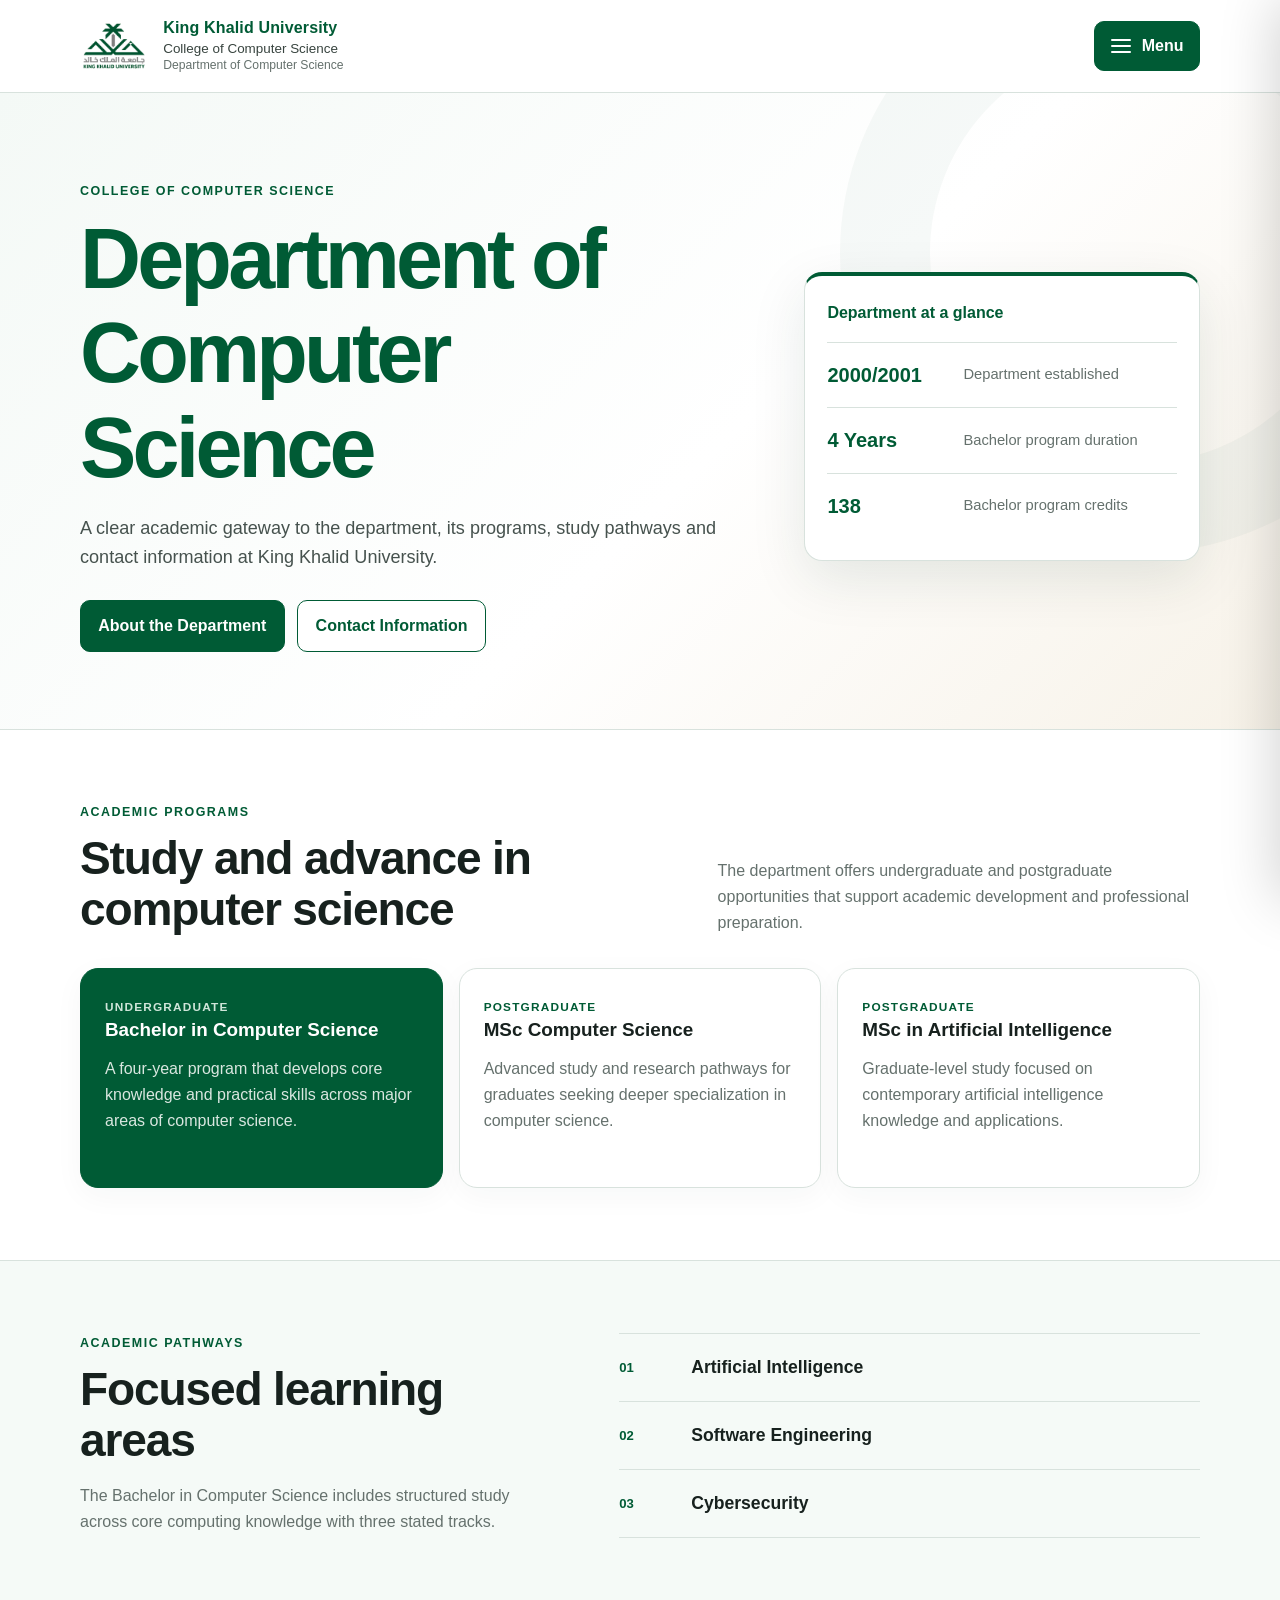
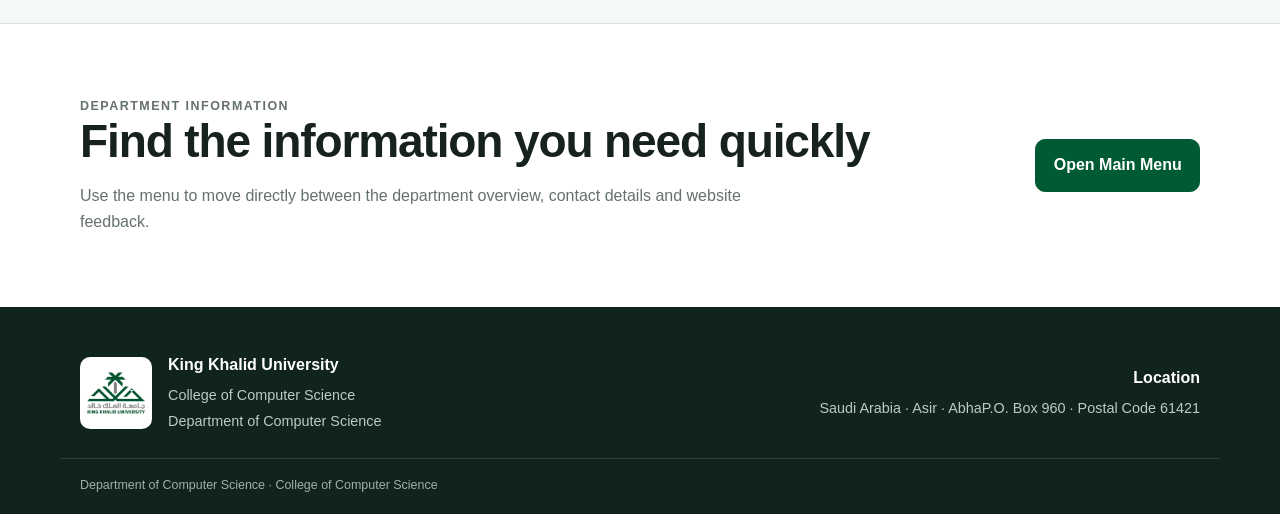
<file: index.html>
<!doctype html>
<html lang="en">
<head>
  <meta charset="utf-8">
  <meta name="viewport" content="width=device-width, initial-scale=1">
  <meta name="robots" content="noindex,nofollow">
  <meta name="description" content="Department of Computer Science, College of Computer Science, King Khalid University.">
  <title>Department of Computer Science | King Khalid University</title>
  <link rel="icon" href="kku-logo.png" type="image/png">
  <link rel="stylesheet" href="styles.css?v=20260920c">
</head>
<body>
<a class="skip-link" href="#main" data-i18n="skip">Skip to main content</a>
<header class="site-header">
  <div class="container header-row">
    <a class="brand" href="index.html" aria-label="King Khalid University - Department of Computer Science home">
      <img src="kku-logo.png" alt="King Khalid University logo">
      <span class="brand-copy">
        <strong data-i18n="university">King Khalid University</strong>
        <span data-i18n="college">College of Computer Science</span>
        <small data-i18n="department">Department of Computer Science</small>
      </span>
    </a>
    <button class="menu-button" type="button" aria-expanded="false" aria-controls="site-menu">
      <span class="menu-icon" aria-hidden="true"><i></i><i></i><i></i></span><span data-i18n="menu">Menu</span>
    </button>
  </div>
</header>
<div class="menu-overlay" data-menu-overlay hidden></div>
<nav class="menu-panel" id="site-menu" aria-label="Main navigation" aria-hidden="true">
  <div class="menu-panel-head"><span data-i18n="navigation">Navigation</span><button class="menu-close" type="button" aria-label="Close menu">×</button></div>
  <ul class="menu-list">
    <li><a data-nav href="index.html"><span class="nav-no">01</span><span data-i18n="home">Home</span></a></li>
    <li><a data-nav href="about.html"><span class="nav-no">02</span><span data-i18n="about">About Us</span></a></li>
    <li><a data-nav href="contact.html"><span class="nav-no">03</span><span data-i18n="contact">Contact</span></a></li>
    <li><a data-nav href="feedback.html"><span class="nav-no">04</span><span data-i18n="feedback">Feedback</span></a></li>
  </ul>
  <div class="menu-panel-foot"><span data-i18n="college">College of Computer Science</span><button class="language-toggle" type="button" data-language-toggle>العربية</button></div>
</nav>
<main id="main">
  <section class="hero formal-hero">
    <div class="container hero-grid">
      <div class="hero-copy">
        <p class="kicker" data-i18n="homeKicker">College of Computer Science</p>
        <h1><span data-i18n="homeTitle1">Department of</span><br><span data-i18n="homeTitle2">Computer Science</span></h1>
        <p class="lead" data-i18n="homeLead">A clear academic gateway to the department, its programs, study pathways and contact information at King Khalid University.</p>
        <div class="hero-actions">
          <a class="btn btn-primary" href="about.html" data-i18n="homeAboutBtn">About the Department</a>
          <a class="btn btn-outline" href="contact.html" data-i18n="homeContactBtn">Contact Information</a>
        </div>
      </div>
      <aside class="fact-card" aria-label="Department quick facts">
        <p class="fact-label" data-i18n="factsTitle">Department at a glance</p>
        <div class="fact-row"><strong>2000/2001</strong><span data-i18n="factEstablished">Department established</span></div>
        <div class="fact-row"><strong>4 Years</strong><span data-i18n="factDuration">Bachelor program duration</span></div>
        <div class="fact-row"><strong>138</strong><span data-i18n="factCredits">Bachelor program credits</span></div>
      </aside>
    </div>
  </section>
  <section class="section white">
    <div class="container">
      <div class="section-title-row"><div><p class="kicker" data-i18n="programsKicker">Academic programs</p><h2 data-i18n="programsTitle">Study and advance in computer science</h2></div><p data-i18n="programsIntro">The department offers undergraduate and postgraduate opportunities that support academic development and professional preparation.</p></div>
      <div class="program-grid">
        <article class="program-card featured"><span class="program-level" data-i18n="undergraduate">Undergraduate</span><h3 data-i18n="bachelorTitle">Bachelor in Computer Science</h3><p data-i18n="bachelorText">A four-year program that develops core knowledge and practical skills across major areas of computer science.</p></article>
        <article class="program-card"><span class="program-level" data-i18n="postgraduate">Postgraduate</span><h3 data-i18n="mscTitle">MSc Computer Science</h3><p data-i18n="mscText">Advanced study and research pathways for graduates seeking deeper specialization in computer science.</p></article>
        <article class="program-card"><span class="program-level" data-i18n="postgraduate">Postgraduate</span><h3 data-i18n="aiTitle">MSc in Artificial Intelligence</h3><p data-i18n="aiText">Graduate-level study focused on contemporary artificial intelligence knowledge and applications.</p></article>
      </div>
    </div>
  </section>
  <section class="section soft">
    <div class="container split-info">
      <div><p class="kicker" data-i18n="pathwaysKicker">Academic pathways</p><h2 data-i18n="pathwaysTitle">Focused learning areas</h2><p class="body-copy" data-i18n="pathwaysText">The Bachelor in Computer Science includes structured study across core computing knowledge with three stated tracks.</p></div>
      <div class="path-list"><div><span>01</span><strong data-i18n="track1">Artificial Intelligence</strong></div><div><span>02</span><strong data-i18n="track2">Software Engineering</strong></div><div><span>03</span><strong data-i18n="track3">Cybersecurity</strong></div></div>
    </div>
  </section>
  <section class="section white">
    <div class="container call-to-action"><div><p class="kicker" data-i18n="infoKicker">Department information</p><h2 data-i18n="infoTitle">Find the information you need quickly</h2><p data-i18n="infoText">Use the menu to move directly between the department overview, contact details and website feedback.</p></div><button class="btn btn-primary" type="button" data-open-menu data-i18n="openMenu">Open Main Menu</button></div>
  </section>
</main>
<footer class="site-footer">
  <div class="container footer-grid"><div><img src="kku-logo.png" alt="" class="footer-logo"><div><strong data-i18n="university">King Khalid University</strong><span><span data-i18n="college">College of Computer Science</span><br><span data-i18n="department">Department of Computer Science</span></span></div></div><div class="footer-address"><strong data-i18n="location">Location</strong><span data-i18n="locationText">Saudi Arabia · Asir · Abha<br>P.O. Box 960 · Postal Code 61421</span></div></div>
  <div class="container footer-bottom" data-i18n="footerLine">Department of Computer Science · College of Computer Science</div>
</footer>
<script src="script.js?v=20260920c"></script>
</body>
</html>
</file>
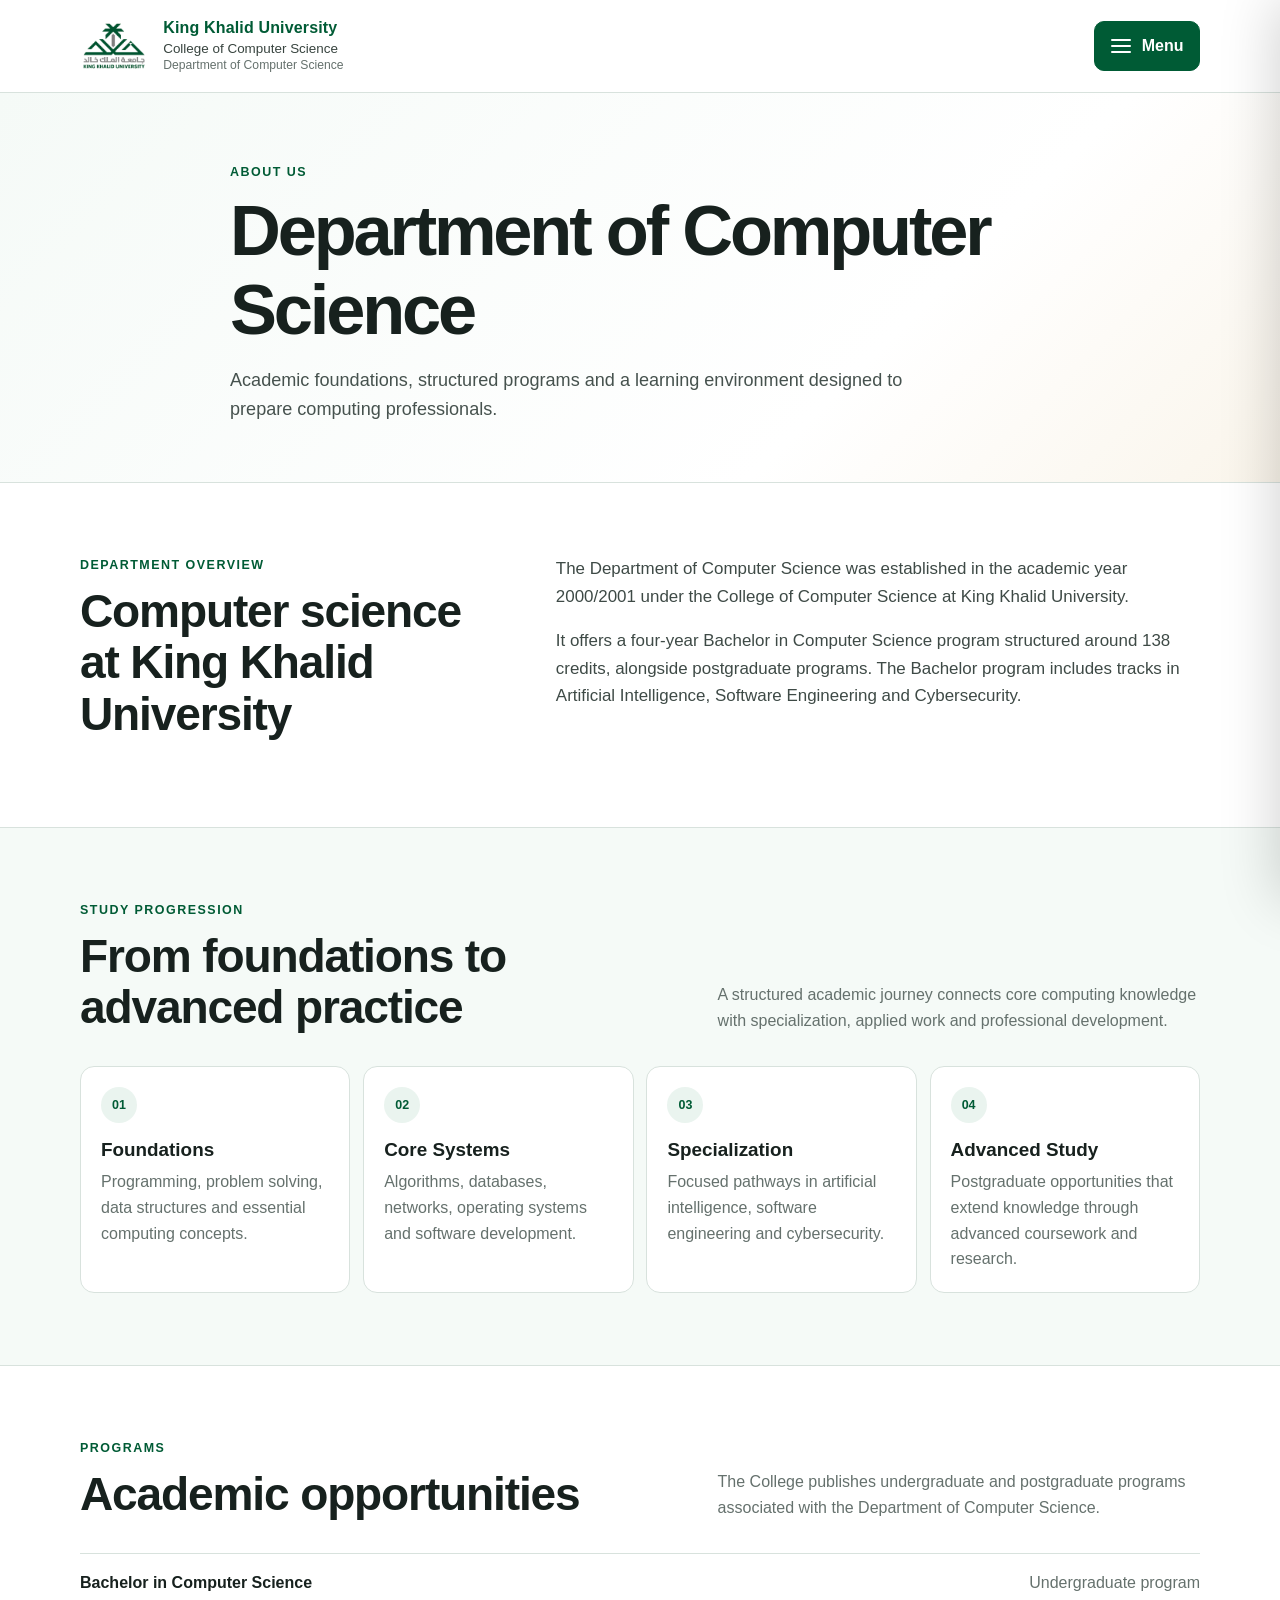
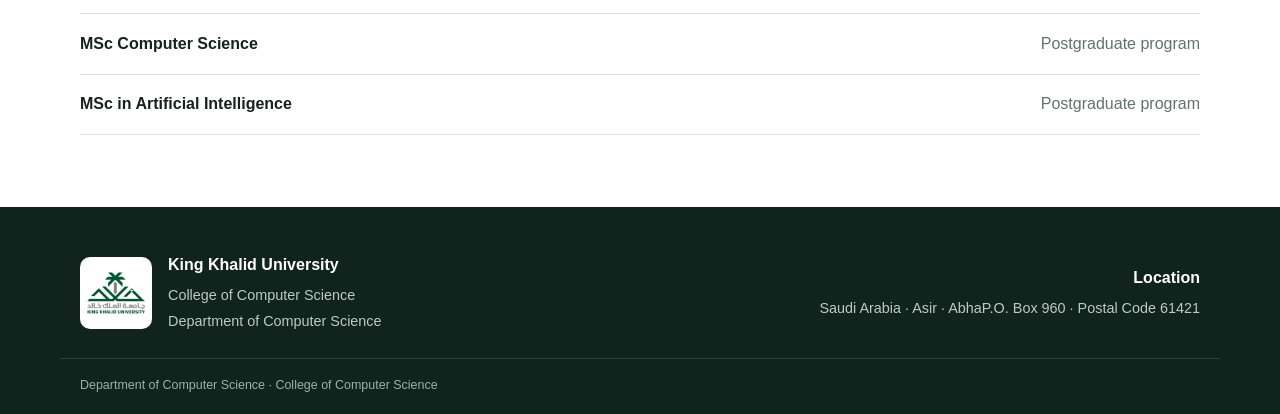
<file: about.html>
<!doctype html>
<html lang="en">
<head>
  <meta charset="utf-8">
  <meta name="viewport" content="width=device-width, initial-scale=1">
  <meta name="robots" content="noindex,nofollow">
  <meta name="description" content="About the Department of Computer Science at King Khalid University.">
  <title>About Us | Department of Computer Science</title>
  <link rel="icon" href="kku-logo.png" type="image/png">
  <link rel="stylesheet" href="styles.css?v=20260920c">
</head>
<body>
<a class="skip-link" href="#main" data-i18n="skip">Skip to main content</a>
<header class="site-header"><div class="container header-row"><a class="brand" href="index.html"><img src="kku-logo.png" alt="King Khalid University logo"><span class="brand-copy"><strong data-i18n="university">King Khalid University</strong><span data-i18n="college">College of Computer Science</span><small data-i18n="department">Department of Computer Science</small></span></a><button class="menu-button" type="button" aria-expanded="false" aria-controls="site-menu"><span class="menu-icon" aria-hidden="true"><i></i><i></i><i></i></span><span data-i18n="menu">Menu</span></button></div></header>
<div class="menu-overlay" data-menu-overlay hidden></div>
<nav class="menu-panel" id="site-menu" aria-label="Main navigation" aria-hidden="true"><div class="menu-panel-head"><span data-i18n="navigation">Navigation</span><button class="menu-close" type="button" aria-label="Close menu">×</button></div><ul class="menu-list"><li><a data-nav href="index.html"><span class="nav-no">01</span><span data-i18n="home">Home</span></a></li><li><a data-nav href="about.html"><span class="nav-no">02</span><span data-i18n="about">About Us</span></a></li><li><a data-nav href="contact.html"><span class="nav-no">03</span><span data-i18n="contact">Contact</span></a></li><li><a data-nav href="feedback.html"><span class="nav-no">04</span><span data-i18n="feedback">Feedback</span></a></li></ul><div class="menu-panel-foot"><span data-i18n="college">College of Computer Science</span><button class="language-toggle" type="button" data-language-toggle>العربية</button></div></nav>
<main id="main">
  <section class="page-hero"><div class="container narrow"><p class="kicker" data-i18n="aboutKicker">About Us</p><h1 data-i18n="aboutTitle">Department of Computer Science</h1><p class="lead" data-i18n="aboutLead">Academic foundations, structured programs and a learning environment designed to prepare computing professionals.</p></div></section>
  <section class="section white"><div class="container two-column"><div><p class="kicker" data-i18n="overviewKicker">Department overview</p><h2 data-i18n="overviewTitle">Computer science at King Khalid University</h2></div><div class="prose"><p data-i18n="overviewP1">The Department of Computer Science was established in the academic year 2000/2001 under the College of Computer Science at King Khalid University.</p><p data-i18n="overviewP2">It offers a four-year Bachelor in Computer Science program structured around 138 credits, alongside postgraduate programs. The Bachelor program includes tracks in Artificial Intelligence, Software Engineering and Cybersecurity.</p></div></div></section>
  <section class="section soft"><div class="container"><div class="section-title-row"><div><p class="kicker" data-i18n="progressionKicker">Study progression</p><h2 data-i18n="progressionTitle">From foundations to advanced practice</h2></div><p data-i18n="progressionIntro">A structured academic journey connects core computing knowledge with specialization, applied work and professional development.</p></div><div class="journey-grid"><article><span>01</span><h3 data-i18n="foundationTitle">Foundations</h3><p data-i18n="foundationText">Programming, problem solving, data structures and essential computing concepts.</p></article><article><span>02</span><h3 data-i18n="systemsTitle">Core Systems</h3><p data-i18n="systemsText">Algorithms, databases, networks, operating systems and software development.</p></article><article><span>03</span><h3 data-i18n="specializationTitle">Specialization</h3><p data-i18n="specializationText">Focused pathways in artificial intelligence, software engineering and cybersecurity.</p></article><article><span>04</span><h3 data-i18n="advancedTitle">Advanced Study</h3><p data-i18n="advancedText">Postgraduate opportunities that extend knowledge through advanced coursework and research.</p></article></div></div></section>
  <section class="section white"><div class="container"><div class="section-title-row"><div><p class="kicker" data-i18n="opportunitiesKicker">Programs</p><h2 data-i18n="opportunitiesTitle">Academic opportunities</h2></div><p data-i18n="opportunitiesIntro">The College publishes undergraduate and postgraduate programs associated with the Department of Computer Science.</p></div><div class="simple-list"><div><strong data-i18n="bachelorTitle">Bachelor in Computer Science</strong><span data-i18n="undergradProgram">Undergraduate program</span></div><div><strong data-i18n="mscTitle">MSc Computer Science</strong><span data-i18n="postgradProgram">Postgraduate program</span></div><div><strong data-i18n="aiTitle">MSc in Artificial Intelligence</strong><span data-i18n="postgradProgram">Postgraduate program</span></div></div></div></section>
</main>
<footer class="site-footer"><div class="container footer-grid"><div><img src="kku-logo.png" alt="" class="footer-logo"><div><strong data-i18n="university">King Khalid University</strong><span><span data-i18n="college">College of Computer Science</span><br><span data-i18n="department">Department of Computer Science</span></span></div></div><div class="footer-address"><strong data-i18n="location">Location</strong><span data-i18n="locationText">Saudi Arabia · Asir · Abha<br>P.O. Box 960 · Postal Code 61421</span></div></div><div class="container footer-bottom" data-i18n="footerLine">Department of Computer Science · College of Computer Science</div></footer>
<script src="script.js?v=20260920c"></script>
</body>
</html>
</file>
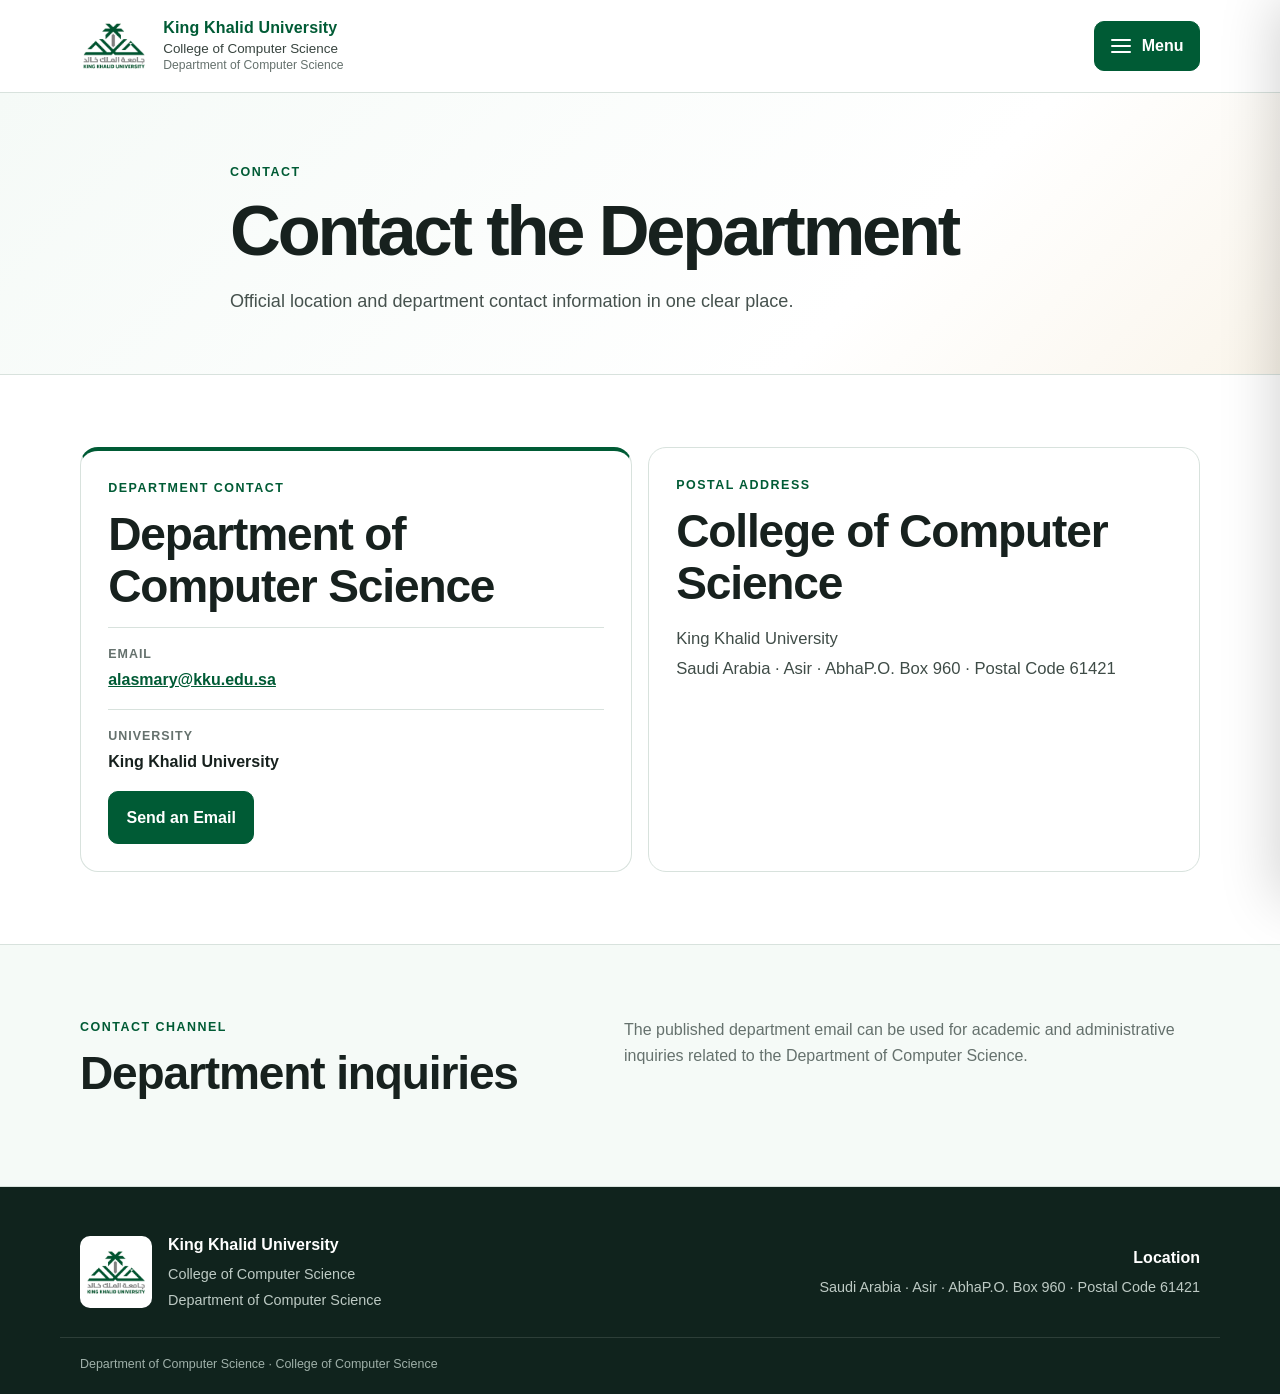
<file: contact.html>
<!doctype html>
<html lang="en">
<head>
  <meta charset="utf-8">
  <meta name="viewport" content="width=device-width, initial-scale=1">
  <meta name="robots" content="noindex,nofollow">
  <meta name="description" content="Contact information for the Department of Computer Science, King Khalid University.">
  <title>Contact | Department of Computer Science</title>
  <link rel="icon" href="kku-logo.png" type="image/png">
  <link rel="stylesheet" href="styles.css?v=20260920c">
</head>
<body>
<a class="skip-link" href="#main" data-i18n="skip">Skip to main content</a>
<header class="site-header"><div class="container header-row"><a class="brand" href="index.html"><img src="kku-logo.png" alt="King Khalid University logo"><span class="brand-copy"><strong data-i18n="university">King Khalid University</strong><span data-i18n="college">College of Computer Science</span><small data-i18n="department">Department of Computer Science</small></span></a><button class="menu-button" type="button" aria-expanded="false" aria-controls="site-menu"><span class="menu-icon" aria-hidden="true"><i></i><i></i><i></i></span><span data-i18n="menu">Menu</span></button></div></header>
<div class="menu-overlay" data-menu-overlay hidden></div>
<nav class="menu-panel" id="site-menu" aria-label="Main navigation" aria-hidden="true"><div class="menu-panel-head"><span data-i18n="navigation">Navigation</span><button class="menu-close" type="button" aria-label="Close menu">×</button></div><ul class="menu-list"><li><a data-nav href="index.html"><span class="nav-no">01</span><span data-i18n="home">Home</span></a></li><li><a data-nav href="about.html"><span class="nav-no">02</span><span data-i18n="about">About Us</span></a></li><li><a data-nav href="contact.html"><span class="nav-no">03</span><span data-i18n="contact">Contact</span></a></li><li><a data-nav href="feedback.html"><span class="nav-no">04</span><span data-i18n="feedback">Feedback</span></a></li></ul><div class="menu-panel-foot"><span data-i18n="college">College of Computer Science</span><button class="language-toggle" type="button" data-language-toggle>العربية</button></div></nav>
<main id="main">
  <section class="page-hero"><div class="container narrow"><p class="kicker" data-i18n="contactKicker">Contact</p><h1 data-i18n="contactTitle">Contact the Department</h1><p class="lead" data-i18n="contactLead">Official location and department contact information in one clear place.</p></div></section>
  <section class="section white"><div class="container contact-grid"><article class="contact-card primary-contact"><p class="kicker" data-i18n="deptContact">Department contact</p><h2 data-i18n="department">Department of Computer Science</h2><div class="contact-detail"><span data-i18n="email">Email</span><a href="mailto:alasmary@kku.edu.sa">alasmary@kku.edu.sa</a></div><div class="contact-detail"><span data-i18n="universityLabel">University</span><strong data-i18n="university">King Khalid University</strong></div><a class="btn btn-primary" href="mailto:alasmary@kku.edu.sa?subject=Department%20of%20Computer%20Science%20Inquiry" data-i18n="sendEmail">Send an Email</a></article><article class="contact-card"><p class="kicker" data-i18n="postal">Postal address</p><h2 data-i18n="college">College of Computer Science</h2><address><span data-i18n="university">King Khalid University</span><br><span data-i18n="locationText">Saudi Arabia · Asir · Abha<br>P.O. Box 960 · Postal Code 61421</span></address></article></div></section>
  <section class="section soft"><div class="container contact-note"><div><p class="kicker" data-i18n="contactNoteKicker">Contact channel</p><h2 data-i18n="contactNoteTitle">Department inquiries</h2></div><p data-i18n="contactNoteText">The published department email can be used for academic and administrative inquiries related to the Department of Computer Science.</p></div></section>
</main>
<footer class="site-footer"><div class="container footer-grid"><div><img src="kku-logo.png" alt="" class="footer-logo"><div><strong data-i18n="university">King Khalid University</strong><span><span data-i18n="college">College of Computer Science</span><br><span data-i18n="department">Department of Computer Science</span></span></div></div><div class="footer-address"><strong data-i18n="location">Location</strong><span data-i18n="locationText">Saudi Arabia · Asir · Abha<br>P.O. Box 960 · Postal Code 61421</span></div></div><div class="container footer-bottom" data-i18n="footerLine">Department of Computer Science · College of Computer Science</div></footer>
<script src="script.js?v=20260920c"></script>
</body>
</html>
</file>
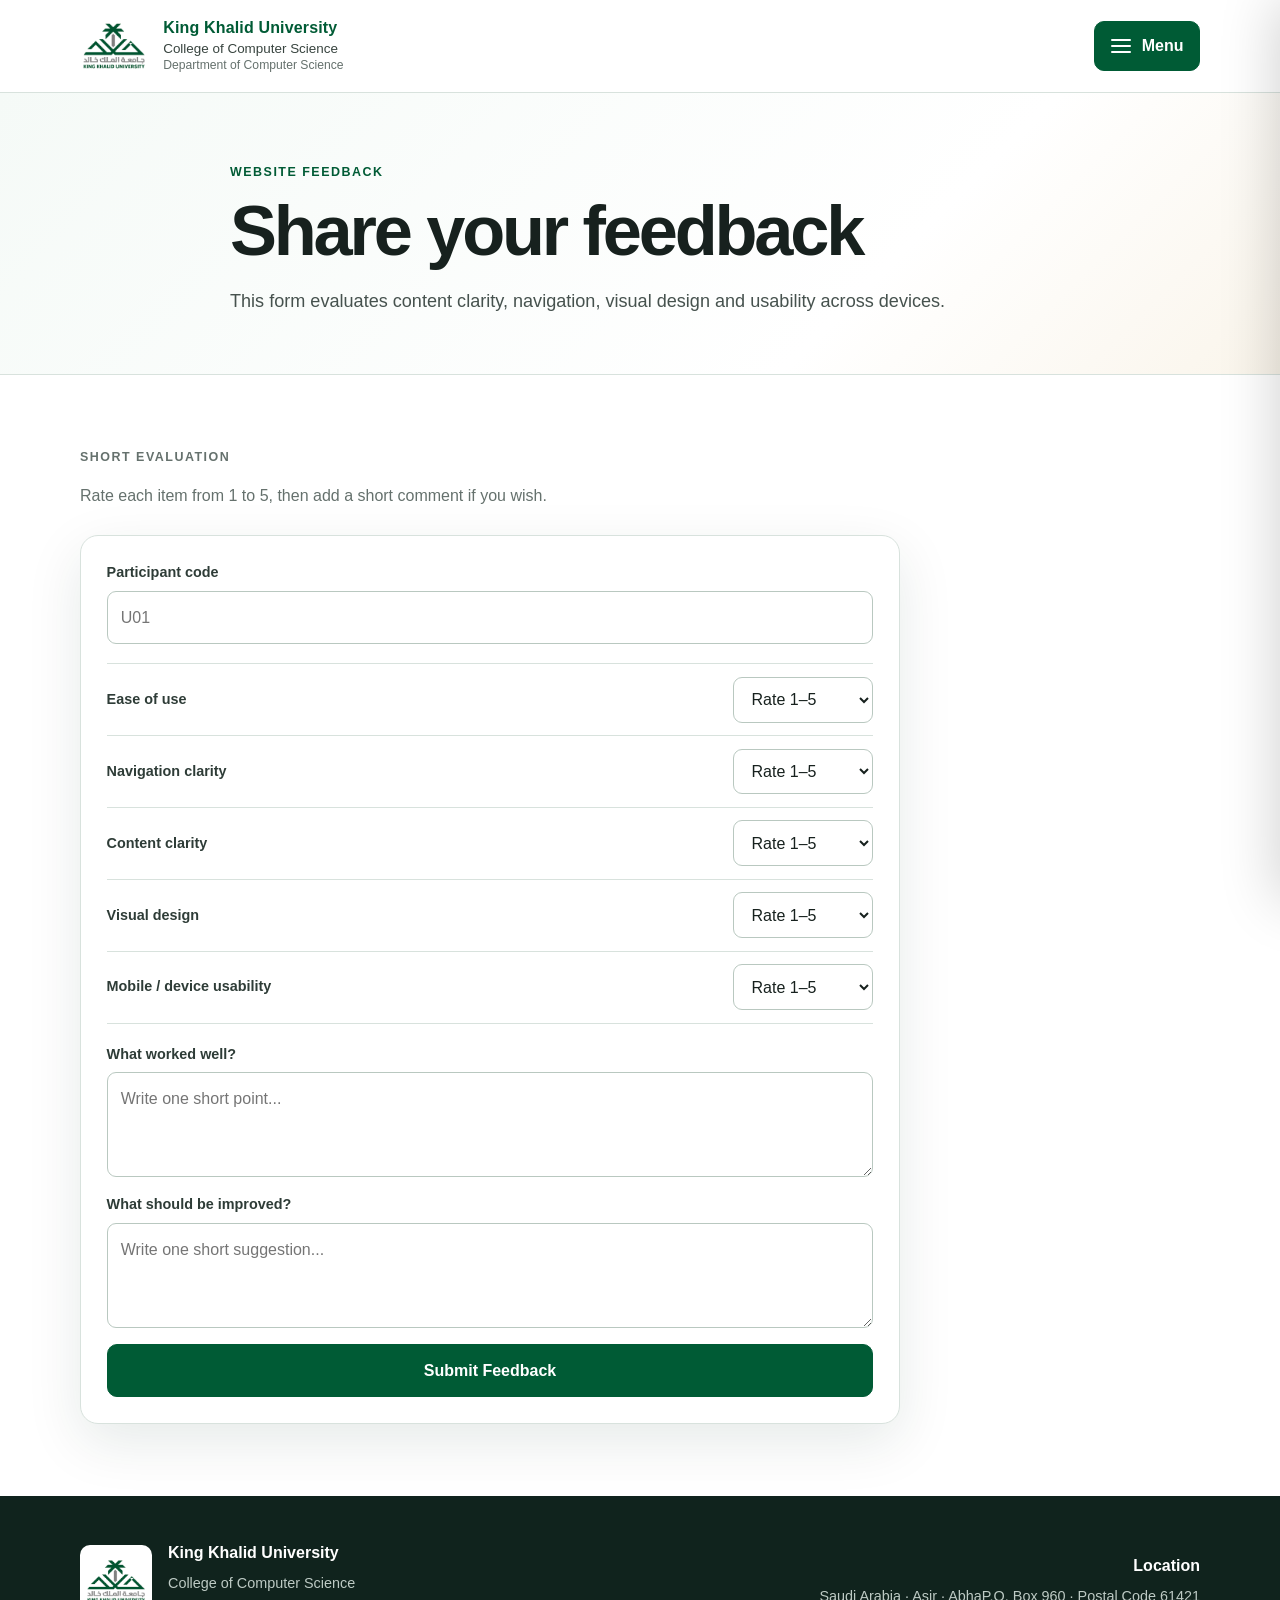
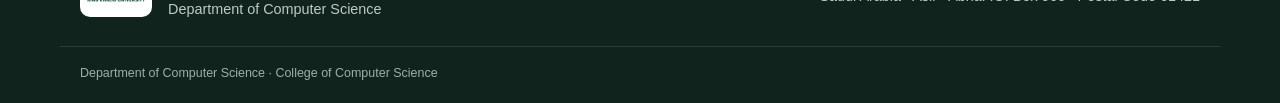
<file: feedback.html>
<!doctype html>
<html lang="en">
<head>
  <meta charset="utf-8">
  <meta name="viewport" content="width=device-width, initial-scale=1">
  <meta name="robots" content="noindex,nofollow">
  <meta name="description" content="Website feedback for the Department of Computer Science website.">
  <title>Feedback | Department of Computer Science</title>
  <link rel="icon" href="kku-logo.png" type="image/png">
  <link rel="stylesheet" href="styles.css?v=20260920c">
</head>
<body>
<a class="skip-link" href="#main" data-i18n="skip">Skip to main content</a>
<header class="site-header"><div class="container header-row"><a class="brand" href="index.html"><img src="kku-logo.png" alt="King Khalid University logo"><span class="brand-copy"><strong data-i18n="university">King Khalid University</strong><span data-i18n="college">College of Computer Science</span><small data-i18n="department">Department of Computer Science</small></span></a><button class="menu-button" type="button" aria-expanded="false" aria-controls="site-menu"><span class="menu-icon" aria-hidden="true"><i></i><i></i><i></i></span><span data-i18n="menu">Menu</span></button></div></header>
<div class="menu-overlay" data-menu-overlay hidden></div>
<nav class="menu-panel" id="site-menu" aria-label="Main navigation" aria-hidden="true"><div class="menu-panel-head"><span data-i18n="navigation">Navigation</span><button class="menu-close" type="button" aria-label="Close menu">×</button></div><ul class="menu-list"><li><a data-nav href="index.html"><span class="nav-no">01</span><span data-i18n="home">Home</span></a></li><li><a data-nav href="about.html"><span class="nav-no">02</span><span data-i18n="about">About Us</span></a></li><li><a data-nav href="contact.html"><span class="nav-no">03</span><span data-i18n="contact">Contact</span></a></li><li><a data-nav href="feedback.html"><span class="nav-no">04</span><span data-i18n="feedback">Feedback</span></a></li></ul><div class="menu-panel-foot"><span data-i18n="college">College of Computer Science</span><button class="language-toggle" type="button" data-language-toggle>العربية</button></div></nav>
<main id="main">
  <section class="page-hero"><div class="container narrow"><p class="kicker" data-i18n="feedbackKicker">Website feedback</p><h1 data-i18n="feedbackTitle">Share your feedback</h1><p class="lead" data-i18n="feedbackLead">This form evaluates content clarity, navigation, visual design and usability across devices.</p></div></section>
  <section class="section white"><div class="container"><div class="feedback-intro"><p class="kicker" data-i18n="feedbackIntroTitle">Short evaluation</p><p data-i18n="feedbackIntroText">Rate each item from 1 to 5, then add a short comment if you wish.</p></div><form class="feedback-form" id="feedbackForm" novalidate>
    <div class="field"><label for="tester" data-i18n="participantCode">Participant code</label><input id="tester" name="tester" required maxlength="8" pattern="[A-Za-z0-9-]{2,8}" placeholder="U01" autocomplete="off"></div>
    <div class="rating-table" role="group" aria-label="Website ratings">
      <div class="rating-row"><label for="usability" data-i18n="ease">Ease of use</label><select id="usability" name="usability" required><option value="" data-i18n="rate">Rate 1–5</option><option value="1">1</option><option value="2">2</option><option value="3">3</option><option value="4">4</option><option value="5">5</option></select></div>
      <div class="rating-row"><label for="navigation" data-i18n="navigationClarity">Navigation clarity</label><select id="navigation" name="navigation" required><option value="" data-i18n="rate">Rate 1–5</option><option value="1">1</option><option value="2">2</option><option value="3">3</option><option value="4">4</option><option value="5">5</option></select></div>
      <div class="rating-row"><label for="content" data-i18n="contentClarity">Content clarity</label><select id="content" name="content" required><option value="" data-i18n="rate">Rate 1–5</option><option value="1">1</option><option value="2">2</option><option value="3">3</option><option value="4">4</option><option value="5">5</option></select></div>
      <div class="rating-row"><label for="visual" data-i18n="visualDesign">Visual design</label><select id="visual" name="visual" required><option value="" data-i18n="rate">Rate 1–5</option><option value="1">1</option><option value="2">2</option><option value="3">3</option><option value="4">4</option><option value="5">5</option></select></div>
      <div class="rating-row"><label for="mobile" data-i18n="mobileUsability">Mobile / device usability</label><select id="mobile" name="mobile" required><option value="" data-i18n="rate">Rate 1–5</option><option value="1">1</option><option value="2">2</option><option value="3">3</option><option value="4">4</option><option value="5">5</option></select></div>
    </div>
    <div class="field"><label for="liked" data-i18n="workedWell">What worked well?</label><textarea id="liked" name="liked" required maxlength="240" placeholder="Write one short point..." data-i18n-placeholder="shortPoint"></textarea></div>
    <div class="field"><label for="improvement" data-i18n="improvement">What should be improved?</label><textarea id="improvement" name="improvement" required maxlength="240" placeholder="Write one short suggestion..." data-i18n-placeholder="shortSuggestion"></textarea></div>
    <button class="btn btn-primary full-width" type="submit" data-i18n="submitFeedback">Submit Feedback</button>
    <div id="feedbackStatus" class="feedback-status" role="status" aria-live="polite" hidden><strong data-i18n="thanks">Thank you. Your feedback is ready to share.</strong><p id="feedbackSummary"></p><div class="share-actions"><button class="btn btn-outline" id="copyFeedback" type="button" data-i18n="copyResponse">Copy Response</button><button class="btn btn-primary" id="shareFeedback" type="button" data-i18n="shareResponse">Share Response</button></div></div>
  </form></div></section>
</main>
<footer class="site-footer"><div class="container footer-grid"><div><img src="kku-logo.png" alt="" class="footer-logo"><div><strong data-i18n="university">King Khalid University</strong><span><span data-i18n="college">College of Computer Science</span><br><span data-i18n="department">Department of Computer Science</span></span></div></div><div class="footer-address"><strong data-i18n="location">Location</strong><span data-i18n="locationText">Saudi Arabia · Asir · Abha<br>P.O. Box 960 · Postal Code 61421</span></div></div><div class="container footer-bottom" data-i18n="footerLine">Department of Computer Science · College of Computer Science</div></footer>
<script src="script.js?v=20260920c"></script>
</body>
</html>
</file>
<file: styles.css>
:root{
  --green:#005b35;
  --green-dark:#003d25;
  --green-soft:#eaf4ef;
  --green-pale:#f5faf7;
  --ink:#17211e;
  --muted:#65716d;
  --line:#d8e2dd;
  --white:#ffffff;
  --gold:#b9974e;
  --shadow:0 18px 55px rgba(14,52,39,.10);
  --radius:18px;
}
*{box-sizing:border-box}
html{scroll-behavior:smooth}
body{margin:0;font-family:Arial,"Tahoma",sans-serif;color:var(--ink);background:#f8faf9;line-height:1.62;overflow-x:hidden}
body.menu-open{overflow:hidden}
a{color:inherit}
img{max-width:100%;height:auto}
button,input,select,textarea{font:inherit}
button{cursor:pointer}
.container{width:100%;max-width:1160px;margin-inline:auto;padding-inline:1.25rem}
.container.narrow{max-width:860px}
.skip-link{position:fixed;left:-999px;top:1rem;z-index:1000;background:#111;color:#fff;padding:.7rem 1rem;border-radius:8px}
.skip-link:focus{left:1rem}
.site-header{position:sticky;top:0;z-index:80;background:rgba(255,255,255,.97);border-bottom:1px solid var(--line);backdrop-filter:blur(12px)}
.header-row{height:92px;display:flex;align-items:center;justify-content:space-between;gap:1.2rem}
.brand{display:flex;align-items:center;gap:.95rem;text-decoration:none;min-width:0}
.brand img{width:68px;height:68px;object-fit:contain;flex:none}
.brand-copy{display:grid;line-height:1.16;min-width:0}
.brand-copy strong{font-size:1rem;color:var(--green);letter-spacing:.01em}
.brand-copy span{font-size:.84rem;color:#38443f;margin-top:.17rem}
.brand-copy small{font-size:.76rem;color:var(--muted);margin-top:.14rem}
.menu-button{border:1px solid var(--green);background:var(--green);color:#fff;border-radius:10px;padding:.72rem .95rem;display:flex;align-items:center;gap:.7rem;font-weight:700;min-width:106px;justify-content:center;flex:0 0 auto}
.menu-button:hover,.menu-button:focus-visible{background:var(--green-dark);outline:3px solid rgba(0,91,53,.15);outline-offset:2px}
.menu-icon{width:20px;display:grid;gap:4px}
.menu-icon i{height:2px;background:currentColor;border-radius:2px;display:block}
.menu-overlay{position:fixed;inset:0;background:rgba(7,23,17,.52);z-index:89}
.menu-panel{position:fixed;right:0;top:0;z-index:90;width:min(390px,92vw);height:100dvh;background:#fff;box-shadow:-24px 0 55px rgba(0,0,0,.18);transform:translateX(105%);transition:transform .24s ease;display:flex;flex-direction:column;padding:1.2rem}
.menu-panel.open{transform:translateX(0)}
.menu-panel-head{display:flex;align-items:center;justify-content:space-between;padding:.3rem .2rem 1rem;border-bottom:1px solid var(--line);font-weight:800;color:var(--green)}
.menu-close{width:42px;height:42px;border:1px solid var(--line);border-radius:50%;background:#fff;font-size:1.65rem;line-height:1;color:var(--ink)}
.menu-close:hover,.menu-close:focus-visible{background:var(--green-soft);outline:2px solid rgba(0,91,53,.18)}
.menu-list{list-style:none;margin:1.2rem 0;padding:0;display:grid;gap:.35rem}
.menu-list a{display:flex;align-items:center;gap:1rem;text-decoration:none;padding:1rem .8rem;border-radius:12px;font-size:1.08rem;font-weight:700}
.menu-list a .nav-no{font-size:.72rem;color:#93a19b;width:28px;flex:none}
.menu-list a:hover,.menu-list a:focus-visible,.menu-list a[aria-current="page"]{background:var(--green-soft);color:var(--green);outline:none}
.menu-panel-foot{margin-top:auto;border-top:1px solid var(--line);padding:1rem .2rem .2rem;display:flex;align-items:center;justify-content:space-between;gap:1rem;color:var(--muted);font-size:.86rem}
.language-toggle{border:1px solid var(--green);background:#fff;color:var(--green);padding:.52rem .75rem;border-radius:9px;font-weight:800}
.language-toggle:hover,.language-toggle:focus-visible{background:var(--green-soft);outline:2px solid rgba(0,91,53,.12)}
.hero{background:linear-gradient(135deg,#f4f9f6 0%,#fff 56%,#f7f2e8 100%);border-bottom:1px solid var(--line)}
.formal-hero{padding:5.5rem 0 4.8rem;position:relative;overflow:hidden}
.formal-hero:after{content:"";position:absolute;width:420px;height:420px;border:90px solid rgba(0,91,53,.035);border-radius:50%;right:-160px;top:-140px}
.hero-grid{display:grid;grid-template-columns:1.25fr .75fr;gap:4rem;align-items:center;position:relative;z-index:1}
.kicker{margin:0 0 .65rem;color:var(--green);font-size:.78rem;font-weight:800;letter-spacing:.12em;text-transform:uppercase}
h1,h2,h3{line-height:1.12;margin-top:0}
h1{font-size:clamp(2.9rem,6.6vw,5.9rem);letter-spacing:-.045em;margin-bottom:1.15rem}
h1 span{color:var(--green)}
h2{font-size:clamp(1.8rem,3.6vw,3rem);letter-spacing:-.025em;margin-bottom:.9rem}
h3{font-size:1.18rem;margin-bottom:.55rem}
.lead{font-size:1.13rem;color:#46524e;max-width:720px;margin:0}
.hero-actions{display:flex;flex-wrap:wrap;gap:.8rem;margin-top:1.7rem}
.btn{display:inline-flex;align-items:center;justify-content:center;border-radius:10px;padding:.78rem 1.08rem;text-decoration:none;font-weight:800;border:1px solid var(--green);transition:.18s ease}
.btn-primary{background:var(--green);color:#fff}
.btn-primary:hover,.btn-primary:focus-visible{background:var(--green-dark);transform:translateY(-1px);outline:3px solid rgba(0,91,53,.12)}
.btn-outline{background:#fff;color:var(--green)}
.btn-outline:hover,.btn-outline:focus-visible{background:var(--green-soft);outline:3px solid rgba(0,91,53,.10)}
.fact-card{background:#fff;border:1px solid var(--line);border-top:4px solid var(--green);border-radius:var(--radius);box-shadow:var(--shadow);padding:1.4rem}
.fact-label{font-weight:800;color:var(--green);margin:.1rem 0 1rem}
.fact-row{display:grid;grid-template-columns:120px 1fr;gap:1rem;align-items:center;padding:1rem 0;border-top:1px solid var(--line)}
.fact-row strong{font-size:1.25rem;color:var(--green)}
.fact-row span{color:var(--muted);font-size:.92rem}
.section{padding:4.5rem 0}
.white{background:#fff}
.soft{background:var(--green-pale);border-block:1px solid var(--line)}
.section-title-row{display:grid;grid-template-columns:1.1fr .9fr;gap:3rem;align-items:end;margin-bottom:2rem}
.section-title-row h2{margin-bottom:0}
.section-title-row>p{margin:0;color:var(--muted)}
.program-grid{display:grid;grid-template-columns:repeat(3,1fr);gap:1rem}
.program-card{background:#fff;border:1px solid var(--line);border-radius:var(--radius);padding:1.5rem;min-height:220px;box-shadow:0 8px 30px rgba(18,58,44,.04)}
.program-card.featured{background:var(--green);color:#fff;border-color:var(--green)}
.program-card p{color:var(--muted);margin-bottom:0}
.program-card.featured p{color:#d9e7e0}
.program-level{font-size:.74rem;font-weight:800;letter-spacing:.1em;text-transform:uppercase;color:var(--green)}
.program-card.featured .program-level{color:#cfe5d9}
.split-info{display:grid;grid-template-columns:.9fr 1.1fr;gap:4rem;align-items:start}
.body-copy{color:var(--muted);max-width:520px}
.path-list{display:grid;border-top:1px solid var(--line)}
.path-list div{display:grid;grid-template-columns:56px 1fr;gap:1rem;padding:1.2rem 0;border-bottom:1px solid var(--line);align-items:center}
.path-list span{color:var(--green);font-weight:800;font-size:.82rem}
.path-list strong{font-size:1.1rem}
.call-to-action{display:flex;justify-content:space-between;gap:2rem;align-items:center;background:#fff}
.call-to-action p{color:var(--muted);margin-bottom:0;max-width:700px}
.page-hero{padding:4.3rem 0 3.6rem;background:linear-gradient(135deg,#f5faf7,#fff 68%,#faf5eb);border-bottom:1px solid var(--line)}
.page-hero h1{font-size:clamp(2.7rem,5.5vw,5rem);margin-bottom:1rem}
.two-column{display:grid;grid-template-columns:.78fr 1.22fr;gap:4rem;align-items:start}
.prose{font-size:1.06rem;color:#3e4a46}
.prose p:first-child{margin-top:0}
.journey-grid{display:grid;grid-template-columns:repeat(4,1fr);gap:.8rem}
.journey-grid article{background:#fff;border:1px solid var(--line);border-radius:14px;padding:1.25rem;min-height:205px}
.journey-grid article>span{display:inline-grid;place-items:center;width:36px;height:36px;border-radius:50%;background:var(--green-soft);color:var(--green);font-weight:900;font-size:.78rem;margin-bottom:1rem}
.journey-grid p{color:var(--muted);margin:0}
.simple-list{border-top:1px solid var(--line)}
.simple-list div{display:flex;justify-content:space-between;gap:2rem;padding:1.05rem 0;border-bottom:1px solid var(--line)}
.simple-list span{color:var(--muted)}
.contact-grid{display:grid;grid-template-columns:1fr 1fr;gap:1rem}
.contact-card{background:#fff;border:1px solid var(--line);border-radius:var(--radius);padding:1.7rem;min-height:310px}
.primary-contact{border-top:4px solid var(--green)}
.contact-detail{display:grid;gap:.2rem;border-top:1px solid var(--line);padding:1rem 0}
.contact-detail span{font-size:.78rem;text-transform:uppercase;letter-spacing:.08em;color:var(--muted);font-weight:800}
.contact-detail a{color:var(--green);font-weight:800}
address{font-style:normal;font-size:1.04rem;color:#3f4c47;line-height:1.85}
.contact-note{display:grid;grid-template-columns:1fr 1.2fr;gap:4rem;align-items:start}
.contact-note>p{margin:0;color:var(--muted)}
.feedback-intro{max-width:760px;margin-bottom:1.6rem}
.feedback-intro p{color:var(--muted);margin-bottom:0}
.feedback-form{max-width:820px;background:#fff;border:1px solid var(--line);border-radius:var(--radius);padding:1.6rem;box-shadow:var(--shadow)}
.field{display:grid;gap:.4rem;margin-bottom:1rem}
label{font-size:.9rem;font-weight:800;color:#2e3c37}
input,select,textarea{width:100%;border:1px solid #b9c8c0;border-radius:9px;padding:.78rem .82rem;background:#fff;color:var(--ink)}
textarea{min-height:105px;resize:vertical}
input:focus,select:focus,textarea:focus{outline:3px solid rgba(0,91,53,.12);border-color:var(--green)}
.rating-table{display:grid;margin:1.2rem 0;border-top:1px solid var(--line)}
.rating-row{display:grid;grid-template-columns:1fr 140px;gap:1rem;align-items:center;border-bottom:1px solid var(--line);padding:.78rem 0}
.full-width{width:100%}
.feedback-status{margin-top:1rem;background:var(--green-pale);border:1px solid #cfe0d7;border-radius:12px;padding:1rem}
.feedback-status p{white-space:pre-line;color:#3f4d47;font-size:.9rem}
.share-actions{display:flex;gap:.7rem;flex-wrap:wrap;margin-top:.9rem}
.site-footer{background:#10231d;color:#d9e3de;padding:2.8rem 0 1.2rem}
.footer-grid{display:grid;grid-template-columns:1.2fr .8fr;gap:2rem;align-items:center}
.footer-grid>div:first-child{display:flex;align-items:center;gap:1rem}
.footer-logo{width:72px;height:72px;object-fit:contain;background:#fff;border-radius:10px;padding:4px}
.footer-grid strong{display:block;color:#fff;margin-bottom:.25rem}
.footer-grid span{font-size:.9rem;color:#bdcac4}
.footer-address{justify-self:end;text-align:right}
.footer-bottom{border-top:1px solid rgba(255,255,255,.12);margin-top:1.5rem;padding-top:1rem;font-size:.78rem;color:#9fb0a9}
html[dir="rtl"] body{text-align:right;font-family:Tahoma,Arial,sans-serif}
html[dir="rtl"] .menu-panel{right:auto;left:0;transform:translateX(-105%);box-shadow:24px 0 55px rgba(0,0,0,.18)}
html[dir="rtl"] .menu-panel.open{transform:translateX(0)}
html[dir="rtl"] .formal-hero:after{right:auto;left:-160px}
html[dir="rtl"] .footer-address{justify-self:start;text-align:left}
html[dir="rtl"] .menu-list a{direction:rtl}
html[dir="rtl"] .kicker{letter-spacing:0;text-transform:none}
@media(max-width:900px){
  .hero-grid,.section-title-row,.split-info,.two-column,.contact-note{grid-template-columns:1fr;gap:2rem}
  .program-grid{grid-template-columns:1fr}
  .journey-grid{grid-template-columns:1fr 1fr}
  .fact-card{max-width:560px}
}
@media(max-width:650px){
  .container,.container.narrow{width:100%;padding-inline:1.25rem}
  .header-row{height:82px}
  .brand img{width:56px;height:56px}
  .brand-copy span{display:none}
  .brand-copy strong{font-size:.91rem}
  .brand-copy small{font-size:.72rem}
  .menu-button{min-width:auto;padding:.68rem .78rem}
  .formal-hero{padding:4rem 0 3.5rem}
  h1{font-size:clamp(2.3rem,11vw,3.7rem);letter-spacing:-.035em}
  .page-hero h1{font-size:clamp(2.2rem,10vw,3.5rem)}
  .section{padding:3.5rem 0}
  .journey-grid{grid-template-columns:1fr}
  .call-to-action{align-items:flex-start;flex-direction:column}
  .contact-grid{grid-template-columns:1fr}
  .rating-row{grid-template-columns:1fr;gap:.35rem}
  .simple-list div{flex-direction:column;gap:.2rem}
  .footer-grid{grid-template-columns:1fr}
  .footer-address{justify-self:start;text-align:left}
}
@media(prefers-reduced-motion:reduce){*{scroll-behavior:auto!important;transition:none!important}}

@media(max-width:650px){
  .page-hero .container.narrow{padding-inline:1.5rem}
  .page-hero h1,.page-hero .lead,.page-hero .kicker{max-width:100%}
}
</file>
